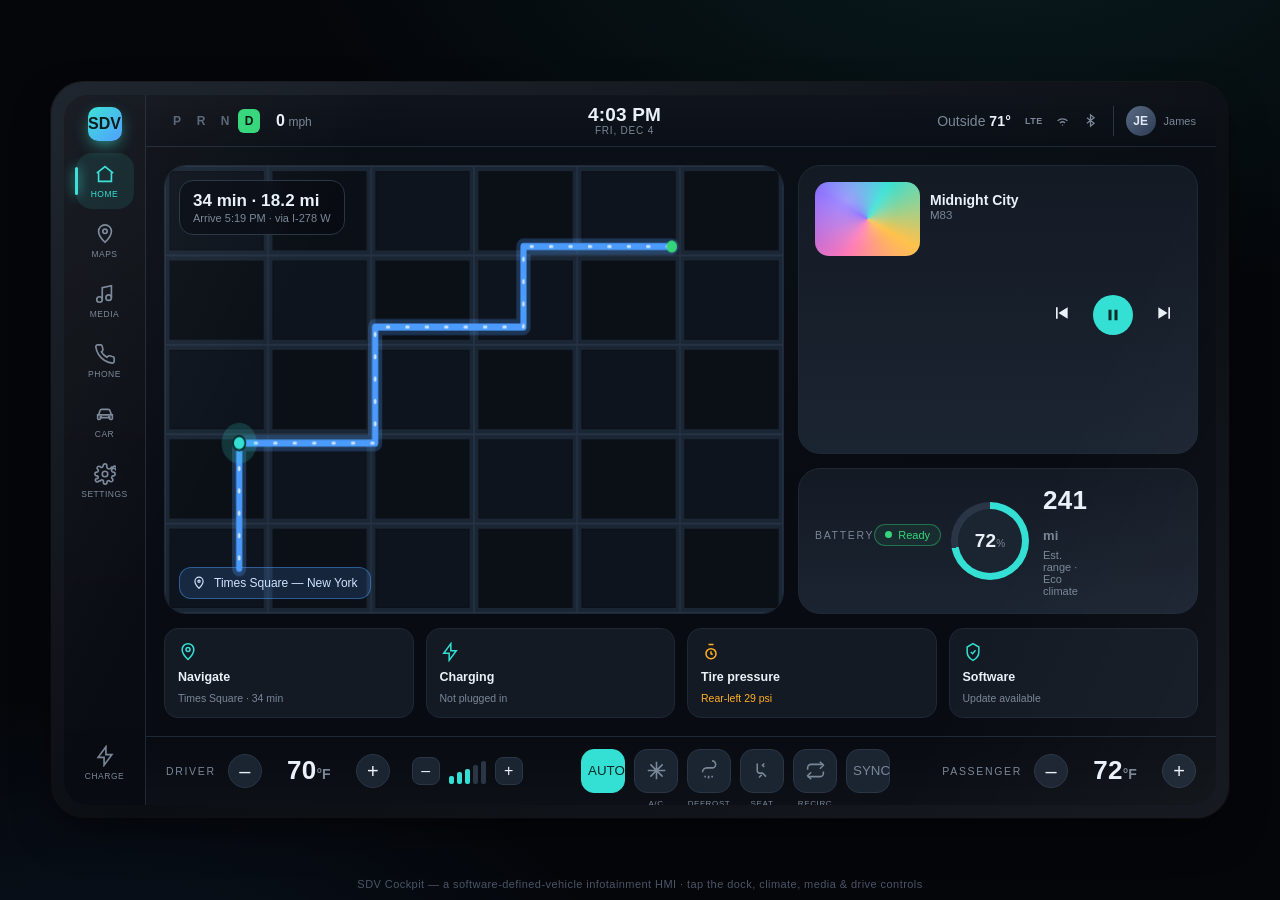
<file: infotainment/index.html>
<!doctype html>
<html lang="en">
<head>
<meta charset="utf-8" />
<meta name="viewport" content="width=device-width, initial-scale=1, viewport-fit=cover" />
<title>SDV Cockpit — In-Car Infotainment HMI</title>
<style>
/* ============================================================
   SDV Cockpit — Software-Defined Vehicle Infotainment HMI
   Committed dark single-theme (an in-car display is never light-mode).
   ============================================================ */
:root{
  --ground:#080B11; --ground-2:#0C1119;
  --panel:#131A24; --panel-2:#1B2431; --panel-3:#232E3D;
  --line:#2A3646; --line-soft:#1E2836;
  --ink:#EAF1F8; --muted:#7A8798; --muted-2:#586475;
  --accent:#34E0D4; --accent-ink:#062B29;
  --nav:#4B9BFF; --good:#35D67A; --warn:#FFB020; --energy:#FFC24B; --crit:#FF5C5C;
  --font:"SF Pro Display",-apple-system,BlinkMacSystemFont,"Segoe UI",Roboto,"Helvetica Neue",Arial,system-ui,sans-serif;
  --shadow:0 18px 50px -18px rgba(0,0,0,.75);
  --r:22px; --r-sm:14px;
}
*{box-sizing:border-box}
html,body{height:100%}
body{
  margin:0; font-family:var(--font); color:var(--ink);
  background:
    radial-gradient(1200px 700px at 78% -12%, rgba(52,224,212,.10), transparent 60%),
    radial-gradient(900px 620px at 8% 118%, rgba(75,155,255,.10), transparent 60%),
    #04060A;
  display:flex; align-items:center; justify-content:center;
  min-height:100dvh; padding:min(4vmin,34px);
  -webkit-font-smoothing:antialiased; text-rendering:optimizeLegibility;
}
button{font-family:inherit; color:inherit; cursor:pointer; border:0; background:none}
.tnum{font-variant-numeric:tabular-nums; letter-spacing:.01em}
.lbl{font-size:10.5px; letter-spacing:.16em; text-transform:uppercase; color:var(--muted)}

/* ---- The physical display: bezel + glass ---- */
.bezel{
  width:min(1180px,100%); aspect-ratio:16/10; position:relative;
  border-radius:34px; padding:14px;
  background:linear-gradient(150deg,#20262F,#0B0E13 55%,#171B21);
  box-shadow:
    var(--shadow),
    inset 0 1px 0 rgba(255,255,255,.06),
    inset 0 0 0 1px rgba(0,0,0,.6);
}
.bezel::after{ /* screen glass sheen */
  content:""; position:absolute; inset:14px; border-radius:24px; pointer-events:none; z-index:6;
  background:linear-gradient(115deg,rgba(255,255,255,.05),transparent 22%,transparent 78%,rgba(255,255,255,.03));
  mix-blend-mode:screen;
}
.screen{
  position:absolute; inset:14px; border-radius:24px; overflow:hidden;
  background:radial-gradient(140% 120% at 50% -10%, var(--ground-2), var(--ground) 60%);
  display:grid; grid-template-columns:82px 1fr; grid-template-rows:52px 1fr auto;
  grid-template-areas:"dock status" "dock canvas" "dock climate";
}

/* ---- Left app dock ---- */
.dock{grid-area:dock; background:linear-gradient(180deg,rgba(255,255,255,.02),transparent);
  border-right:1px solid var(--line-soft); display:flex; flex-direction:column; align-items:center;
  padding:12px 0 14px; gap:4px}
.dock .brand{width:34px;height:34px;border-radius:10px;display:grid;place-items:center;margin-bottom:8px;
  background:linear-gradient(135deg,var(--accent),var(--nav)); color:#04120F; font-weight:800; box-shadow:0 6px 18px -6px var(--accent)}
.dock .spring{margin-top:auto}
.napp{width:58px;height:56px;border-radius:16px;display:flex;flex-direction:column;align-items:center;
  justify-content:center;gap:4px;color:var(--muted);transition:.18s;position:relative}
.napp svg{width:22px;height:22px}
.napp small{font-size:8.5px;letter-spacing:.06em;text-transform:uppercase}
.napp:hover{color:var(--ink);background:rgba(255,255,255,.04)}
.napp.on{color:var(--accent);background:rgba(52,224,212,.10)}
.napp.on::before{content:"";position:absolute;left:-1px;top:14px;bottom:14px;width:3px;border-radius:3px;background:var(--accent);box-shadow:0 0 12px var(--accent)}

/* ---- Status strip ---- */
.status{grid-area:status;display:flex;align-items:center;gap:14px;padding:0 20px;
  border-bottom:1px solid var(--line-soft);background:linear-gradient(180deg,rgba(255,255,255,.02),transparent)}
.gear{display:flex;align-items:center;gap:2px}
.gear b{width:22px;height:24px;border-radius:6px;display:grid;place-items:center;font-size:12px;font-weight:700;color:var(--muted-2)}
.gear b.on{color:var(--ground);background:var(--accent)}
.gear b.on.d{background:var(--good);color:#04140A}
.status .mini-speed{margin-left:2px;color:var(--muted);font-size:12px}
.status .mini-speed b{color:var(--ink);font-size:16px;font-weight:600}
.clock{margin:0 auto;text-align:center;line-height:1}
.clock .t{font-size:19px;font-weight:600}
.clock .d{font-size:10px;color:var(--muted);letter-spacing:.08em;margin-top:2px}
.status .right{display:flex;align-items:center;gap:14px}
.status .otemp{font-size:14px;color:var(--muted)}
.status .otemp b{color:var(--ink);font-weight:600}
.icns{display:flex;align-items:center;gap:11px;color:var(--muted)}
.icns svg{width:17px;height:17px;display:block}
.icns .lte{font-size:9px;font-weight:700;letter-spacing:.05em}
.prof{display:flex;align-items:center;gap:8px;padding-left:12px;border-left:1px solid var(--line)}
.avatar{width:30px;height:30px;border-radius:50%;background:linear-gradient(135deg,#5A6B85,#2C3A52);
  display:grid;place-items:center;font-size:12px;font-weight:700;color:#DDE7F5}
.prof small{font-size:11px;color:var(--muted)}

/* ---- Canvas ---- */
.canvas{grid-area:canvas;position:relative;overflow:hidden}
.view{position:absolute;inset:0;padding:18px;display:none;animation:vin .32s ease}
.view.on{display:block}
@keyframes vin{from{opacity:0;transform:translateY(8px)}to{opacity:1;transform:none}}

/* generic cards */
.card{background:linear-gradient(180deg,var(--panel),var(--panel-2));border:1px solid var(--line-soft);
  border-radius:var(--r);position:relative}
.pad{padding:16px}
.h{display:flex;align-items:center;justify-content:space-between;margin-bottom:12px}
.h .lbl{margin:0}
.chip{font-size:11px;padding:4px 10px;border-radius:999px;border:1px solid var(--line);color:var(--muted);display:inline-flex;gap:6px;align-items:center}
.chip.ok{color:var(--good);border-color:rgba(53,214,122,.4);background:rgba(53,214,122,.08)}
.dotpulse{width:7px;height:7px;border-radius:50%;background:var(--good);box-shadow:0 0 0 0 rgba(53,214,122,.6);animation:pulse 2s infinite}
@keyframes pulse{0%{box-shadow:0 0 0 0 rgba(53,214,122,.5)}70%{box-shadow:0 0 0 7px rgba(53,214,122,0)}100%{box-shadow:0 0 0 0 rgba(53,214,122,0)}}

/* ===== HOME ===== */
#home .grid{display:grid;grid-template-columns:1.55fr 1fr;grid-template-rows:1fr auto;gap:14px;height:100%}
.map{grid-row:1/3;border-radius:var(--r);overflow:hidden;position:relative;border:1px solid var(--line-soft);cursor:pointer}
.map .over{position:absolute;inset:0;display:flex;flex-direction:column;justify-content:space-between;padding:14px}
.map .eta{align-self:flex-start;background:rgba(8,11,17,.72);backdrop-filter:blur(8px);border:1px solid var(--line);
  border-radius:14px;padding:10px 13px}
.map .eta .big{font-size:17px;font-weight:600}
.map .eta .sub{font-size:11px;color:var(--muted);margin-top:1px}
.map .dest{align-self:flex-start;background:rgba(75,155,255,.16);border:1px solid rgba(75,155,255,.45);color:#CFE3FF;
  border-radius:12px;padding:8px 12px;font-size:12px;display:flex;gap:8px;align-items:center}
/* Google Maps live layer — sits under the HUD overlays, shown once the API loads */
.gmap{position:absolute;inset:0;display:none;background:#0B1017}
.gm-on .mapcanvas{display:none!important}
.gm-on .gmap{display:block}
.map .over,.searchbar,.turnstrip{z-index:3}
.map .gmap,.bigmap .gmap{z-index:1}
.gm-style .gm-style-iw,.gmnoprint{filter:none}
.livebadge{align-self:flex-end;display:none;align-items:center;gap:7px;background:rgba(8,11,17,.72);
  backdrop-filter:blur(8px);border:1px solid var(--line);border-radius:999px;padding:5px 11px;font-size:10.5px;
  letter-spacing:.12em;text-transform:uppercase;color:var(--good)}
.gm-on .livebadge{display:inline-flex}
.livebadge .dotpulse{background:var(--good)}
.nowcard{display:flex;flex-direction:column}
.nowcard .art{height:74px;border-radius:14px;background:
  conic-gradient(from 210deg,#FF7AB6,#7A5CFF,#34E0D4,#FFC24B,#FF7AB6);position:relative;overflow:hidden;flex:none}
.nowcard .art::after{content:"";position:absolute;inset:0;background:radial-gradient(circle at 30% 25%,rgba(255,255,255,.32),transparent 55%)}
.nowcard .meta{margin-top:10px}
.nowcard .ttl{font-size:14px;font-weight:600;white-space:nowrap;overflow:hidden;text-overflow:ellipsis}
.nowcard .art-artist{font-size:11.5px;color:var(--muted);margin-top:1px}
.mini-ctrl{display:flex;align-items:center;justify-content:center;gap:16px;margin-top:10px;color:var(--ink)}
.mini-ctrl button svg{width:20px;height:20px}
.mini-ctrl .play{width:40px;height:40px;border-radius:50%;background:var(--accent);color:var(--accent-ink);display:grid;place-items:center}
.mini-ctrl .play svg{width:18px;height:18px}
.evsum{display:flex;flex-direction:column;gap:12px}
.evtop{display:flex;align-items:center;gap:14px}
.ring{--p:72;width:78px;height:78px;border-radius:50%;flex:none;display:grid;place-items:center;
  background:conic-gradient(var(--accent) calc(var(--p)*1%),var(--line) 0);position:relative}
.ring::before{content:"";position:absolute;inset:7px;border-radius:50%;background:var(--panel-2)}
.ring b{position:relative;font-size:19px;font-weight:600}
.ring b i{font-size:10px;color:var(--muted);font-style:normal;font-weight:500}
.evtop .rng .big{font-size:26px;font-weight:600}
.evtop .rng .big i{font-size:13px;color:var(--muted);font-style:normal}
.evtop .rng .sub{font-size:11px;color:var(--muted);margin-top:2px}
.tiles{grid-column:1/3;display:grid;grid-template-columns:repeat(4,1fr);gap:12px}
.tile{background:var(--panel);border:1px solid var(--line-soft);border-radius:var(--r-sm);padding:13px;
  display:flex;flex-direction:column;gap:8px;transition:.16s;text-align:left}
.tile:hover{border-color:var(--line);transform:translateY(-2px)}
.tile svg{width:20px;height:20px;color:var(--accent)}
.tile .tn{font-size:12.5px;font-weight:600}
.tile .ts{font-size:10.5px;color:var(--muted)}
.tile.warn svg{color:var(--warn)} .tile.warn .ts{color:var(--warn)}

/* ===== NAV ===== */
#nav .wrap{display:grid;grid-template-columns:1fr 320px;gap:14px;height:100%}
.bigmap{border-radius:var(--r);overflow:hidden;position:relative;border:1px solid var(--line-soft)}
.searchbar{position:absolute;top:14px;left:14px;right:14px;display:flex;gap:10px;align-items:center;
  background:rgba(8,11,17,.72);backdrop-filter:blur(10px);border:1px solid var(--line);border-radius:14px;padding:11px 14px}
.searchbar svg{width:16px;height:16px;color:var(--muted)}
.searchbar span{font-size:13px;color:var(--muted)}
.turnstrip{position:absolute;left:14px;bottom:14px;background:rgba(75,155,255,.16);border:1px solid rgba(75,155,255,.45);
  border-radius:16px;padding:12px 16px;display:flex;gap:14px;align-items:center;backdrop-filter:blur(8px)}
.turnstrip .arw{width:34px;height:34px;border-radius:10px;background:var(--nav);display:grid;place-items:center;color:#04101F}
.turnstrip .arw svg{width:20px;height:20px}
.turnstrip .big{font-size:18px;font-weight:600}
.turnstrip .sub{font-size:11.5px;color:#AFC7EA}
.route-panel{display:flex;flex-direction:column;gap:12px}
.stop{display:flex;gap:12px;align-items:flex-start;padding:12px 0;border-bottom:1px solid var(--line-soft)}
.stop:last-child{border-bottom:0}
.stop .pin{width:26px;height:26px;border-radius:8px;background:var(--panel-3);display:grid;place-items:center;color:var(--nav);flex:none}
.stop .pin svg{width:15px;height:15px}
.stop .sn{font-size:13px;font-weight:600}
.stop .ss{font-size:11px;color:var(--muted);margin-top:2px}
.stop .dist{margin-left:auto;font-size:12px;color:var(--muted);white-space:nowrap}

/* ===== MEDIA ===== */
#media .wrap{display:grid;grid-template-columns:300px 1fr;gap:16px;height:100%}
.player{display:flex;flex-direction:column;gap:16px}
.bigart{aspect-ratio:1;border-radius:var(--r);position:relative;overflow:hidden;
  background:conic-gradient(from 200deg,#FF7AB6,#7A5CFF,#34E0D4,#FFC24B,#FF7AB6)}
.bigart::after{content:"";position:absolute;inset:0;background:radial-gradient(circle at 32% 22%,rgba(255,255,255,.35),transparent 55%)}
.bigart .eq{position:absolute;left:0;right:0;bottom:0;height:40px;display:flex;align-items:flex-end;gap:3px;padding:0 14px;opacity:.9}
.bigart .eq i{flex:1;background:rgba(255,255,255,.75);border-radius:2px 2px 0 0;height:20%;animation:eq 1.1s ease-in-out infinite}
@keyframes eq{0%,100%{height:18%}50%{height:85%}}
.trk .tt{font-size:20px;font-weight:600}
.trk .ta{font-size:13px;color:var(--muted);margin-top:2px}
.scrub{margin-top:6px}
.bar{height:5px;border-radius:5px;background:var(--line);position:relative;overflow:hidden}
.bar>i{position:absolute;inset:0 auto 0 0;width:38%;background:var(--accent);border-radius:5px}
.times{display:flex;justify-content:space-between;font-size:10.5px;color:var(--muted);margin-top:6px}
.ctrl{display:flex;align-items:center;justify-content:space-between}
.ctrl button svg{width:24px;height:24px}
.ctrl .play{width:56px;height:56px;border-radius:50%;background:var(--accent);color:var(--accent-ink);display:grid;place-items:center}
.ctrl .play svg{width:24px;height:24px}
.ctrl .sm{color:var(--muted)} .ctrl .sm.on{color:var(--accent)}
.sources{display:flex;gap:8px;flex-wrap:wrap;margin-bottom:12px}
.src{padding:8px 14px;border-radius:999px;border:1px solid var(--line);font-size:12px;color:var(--muted);display:flex;gap:7px;align-items:center}
.src svg{width:14px;height:14px}
.src.on{color:var(--accent-ink);background:var(--accent);border-color:var(--accent)}
.queue{overflow:auto}
.qrow{display:flex;align-items:center;gap:12px;padding:11px 8px;border-radius:12px;transition:.14s}
.qrow:hover{background:rgba(255,255,255,.03)}
.qrow.on{background:rgba(52,224,212,.08)}
.qrow .qart{width:38px;height:38px;border-radius:9px;flex:none;background:linear-gradient(135deg,#3A4A63,#222E40)}
.qrow.on .qart{background:linear-gradient(135deg,var(--accent),var(--nav))}
.qrow .qn{font-size:13px;font-weight:600} .qrow.on .qn{color:var(--accent)}
.qrow .qa{font-size:11px;color:var(--muted)}
.qrow .qd{margin-left:auto;font-size:11px;color:var(--muted);font-variant-numeric:tabular-nums}

/* ===== VEHICLE (EV + SDV/OTA) ===== */
#veh .grid{display:grid;grid-template-columns:1.2fr 1fr 1fr;grid-template-rows:auto 1fr;gap:14px;height:100%}
.carstage{grid-row:1/3;display:flex;flex-direction:column}
.carwrap{flex:1;position:relative;display:grid;place-items:center;margin:6px 0 10px}
.carwrap svg{width:82%;max-width:280px;filter:drop-shadow(0 14px 30px rgba(52,224,212,.14))}
.doorpin{position:absolute;width:20px;height:20px;border-radius:50%;border:2px solid var(--panel);
  display:grid;place-items:center;background:var(--good);box-shadow:0 0 0 3px rgba(53,214,122,.18)}
.doorpin.open{background:var(--warn);box-shadow:0 0 0 3px rgba(255,176,32,.22)}
.drvmodes{display:flex;gap:8px}
.mode{flex:1;padding:10px;border-radius:12px;border:1px solid var(--line);text-align:center;font-size:12px;color:var(--muted)}
.mode.on{color:var(--accent-ink);background:var(--accent);border-color:var(--accent);font-weight:600}
.statrow{display:flex;align-items:center;gap:12px;padding:12px 0;border-bottom:1px solid var(--line-soft)}
.statrow:last-child{border-bottom:0}
.statrow .si{width:34px;height:34px;border-radius:10px;background:var(--panel-3);display:grid;place-items:center;color:var(--accent);flex:none}
.statrow .si svg{width:18px;height:18px}
.statrow .sv{margin-left:auto;font-size:15px;font-weight:600;font-variant-numeric:tabular-nums}
.statrow .sl{font-size:12px;color:var(--muted)}
.tpms{display:grid;grid-template-columns:1fr 1fr;gap:10px}
.tp{background:var(--panel);border:1px solid var(--line-soft);border-radius:12px;padding:10px;text-align:center}
.tp .v{font-size:17px;font-weight:600;font-variant-numeric:tabular-nums}
.tp .u{font-size:9.5px;color:var(--muted);letter-spacing:.1em;text-transform:uppercase}
.tp.low{border-color:rgba(255,176,32,.5)} .tp.low .v{color:var(--warn)}
/* OTA */
.ota .rowh{display:flex;align-items:center;gap:12px;margin-bottom:12px}
.ota .ver{margin-left:auto;font-size:11px;color:var(--muted);font-variant-numeric:tabular-nums}
.ota .relname{font-size:14px;font-weight:600}
.ota .note{font-size:11.5px;color:var(--muted);line-height:1.5;margin:2px 0 14px}
.ota .comp{display:flex;justify-content:space-between;font-size:11px;color:var(--muted);padding:6px 0;border-bottom:1px solid var(--line-soft)}
.ota .comp b{color:var(--ink);font-weight:500}
.ota .comp .st{color:var(--good)}
.installbar{height:8px;border-radius:8px;background:var(--line);overflow:hidden;margin:14px 0 8px}
.installbar>i{display:block;height:100%;width:0;background:linear-gradient(90deg,var(--accent),var(--nav));transition:width .4s}
.btn{width:100%;padding:13px;border-radius:14px;background:var(--accent);color:var(--accent-ink);font-weight:700;font-size:14px;transition:.16s}
.btn:hover{filter:brightness(1.08)}
.btn.ghost{background:transparent;border:1px solid var(--line);color:var(--ink);font-weight:600}
.btn[disabled]{opacity:.5;cursor:default}

/* ===== PHONE ===== */
#phone .wrap{display:grid;grid-template-columns:1fr 300px;gap:16px;height:100%}
.calls .crow{display:flex;align-items:center;gap:13px;padding:12px 6px;border-bottom:1px solid var(--line-soft)}
.calls .crow .av{width:40px;height:40px;border-radius:50%;background:linear-gradient(135deg,#4A5A73,#28344A);display:grid;place-items:center;font-weight:700;font-size:14px;flex:none}
.calls .cn{font-size:14px;font-weight:600}
.calls .cs{font-size:11.5px;color:var(--muted);display:flex;gap:6px;align-items:center;margin-top:1px}
.calls .cs svg{width:12px;height:12px}
.calls .cs.miss{color:var(--crit)}
.calls .ct{margin-left:auto;font-size:11px;color:var(--muted)}
.calls .callbtn{width:34px;height:34px;border-radius:50%;background:rgba(53,214,122,.14);color:var(--good);display:grid;place-items:center;margin-left:10px}
.calls .callbtn svg{width:16px;height:16px}
.dial{display:flex;flex-direction:column}
.dialout{text-align:center;font-size:26px;font-weight:500;letter-spacing:.06em;min-height:34px;margin-bottom:12px;font-variant-numeric:tabular-nums}
.pad{display:grid;grid-template-columns:repeat(3,1fr);gap:10px}
.key{aspect-ratio:1.5;border-radius:14px;background:var(--panel);border:1px solid var(--line-soft);font-size:20px;font-weight:500;transition:.12s}
.key:hover{background:var(--panel-3)}
.key small{display:block;font-size:8px;letter-spacing:.14em;color:var(--muted);margin-top:1px}
.dialcall{margin-top:12px;padding:14px;border-radius:16px;background:var(--good);color:#052012;font-weight:700;display:grid;place-items:center}

/* ===== SETTINGS ===== */
#set .cols{display:grid;grid-template-columns:1fr 1fr;gap:14px;height:100%;align-content:start}
.setgrp .srow{display:flex;align-items:center;gap:13px;padding:14px 0;border-bottom:1px solid var(--line-soft)}
.setgrp .srow:last-child{border-bottom:0}
.setgrp .si{width:32px;height:32px;border-radius:9px;background:var(--panel-3);display:grid;place-items:center;color:var(--accent);flex:none}
.setgrp .si svg{width:17px;height:17px}
.setgrp .sn{font-size:13.5px;font-weight:600}
.setgrp .sd{font-size:11px;color:var(--muted);margin-top:1px}
.setgrp .ctl{margin-left:auto}
.toggle{width:46px;height:27px;border-radius:999px;background:var(--line);position:relative;transition:.2s;flex:none}
.toggle i{position:absolute;top:3px;left:3px;width:21px;height:21px;border-radius:50%;background:#fff;transition:.2s}
.toggle.on{background:var(--accent)} .toggle.on i{left:22px}
.seg{display:flex;border:1px solid var(--line);border-radius:10px;overflow:hidden}
.seg button{padding:7px 12px;font-size:12px;color:var(--muted)}
.seg button.on{background:var(--accent);color:var(--accent-ink);font-weight:600}

/* ---- Climate dock ---- */
.climate{grid-area:climate;border-top:1px solid var(--line-soft);
  background:linear-gradient(0deg,rgba(255,255,255,.02),transparent);
  display:flex;align-items:center;gap:16px;padding:12px 20px}
.zone{display:flex;align-items:center;gap:12px}
.zone .lbl{margin:0}
.tempctl{display:flex;align-items:center;gap:10px}
.tempctl button{width:34px;height:34px;border-radius:50%;background:var(--panel-2);border:1px solid var(--line);
  display:grid;place-items:center;font-size:20px;color:var(--ink);line-height:0}
.tempctl button:hover{background:var(--panel-3)}
.tempctl .tval{font-size:26px;font-weight:600;min-width:74px;text-align:center;font-variant-numeric:tabular-nums}
.tempctl .tval i{font-size:14px;color:var(--muted);font-style:normal}
.cspacer{flex:1}
.cbtns{display:flex;gap:9px}
.cbtn{width:44px;height:44px;border-radius:13px;background:var(--panel-2);border:1px solid var(--line);
  display:grid;place-items:center;color:var(--muted);transition:.15s;position:relative}
.cbtn svg{width:21px;height:21px}
.cbtn:hover{color:var(--ink);background:var(--panel-3)}
.cbtn.on{color:var(--accent-ink);background:var(--accent);border-color:var(--accent)}
.cbtn small{position:absolute;bottom:-16px;left:50%;transform:translateX(-50%);font-size:8px;letter-spacing:.08em;
  text-transform:uppercase;color:var(--muted);white-space:nowrap}
.fan{display:flex;align-items:center;gap:9px;padding:0 6px}
.fan .bars{display:flex;gap:3px;align-items:flex-end;height:26px}
.fan .bars i{width:5px;border-radius:2px;background:var(--line);height:30%}
.fan .bars i.on{background:var(--accent)}
.fan button{width:28px;height:28px;border-radius:8px;background:var(--panel-2);border:1px solid var(--line);display:grid;place-items:center;font-size:16px;color:var(--ink);line-height:0}

.hint{position:fixed;bottom:10px;left:50%;transform:translateX(-50%);font-size:11px;color:#4A5567;letter-spacing:.04em}
@media (prefers-reduced-motion:reduce){*{animation:none!important;transition:none!important}}
@media (max-width:640px){.dock small,.napp small{display:none}.tiles{grid-template-columns:repeat(2,1fr)}}
</style>
</head>
<body>
<main class="bezel" role="application" aria-label="Vehicle infotainment display">
  <div class="screen">

    <!-- ============ DOCK ============ -->
    <nav class="dock" aria-label="Apps">
      <div class="brand" title="Software-Defined Vehicle">SDV</div>
      <button class="napp on" data-view="home"><svg viewBox="0 0 24 24" fill="none" stroke="currentColor" stroke-width="1.8"><path d="M3 11l9-7 9 7"/><path d="M5 10v10h14V10"/></svg><small>Home</small></button>
      <button class="napp" data-view="nav"><svg viewBox="0 0 24 24" fill="none" stroke="currentColor" stroke-width="1.8"><path d="M12 21s7-6.5 7-12a7 7 0 10-14 0c0 5.5 7 12 7 12z"/><circle cx="12" cy="9" r="2.4"/></svg><small>Maps</small></button>
      <button class="napp" data-view="media"><svg viewBox="0 0 24 24" fill="none" stroke="currentColor" stroke-width="1.8"><path d="M9 18V5l10-2v13"/><circle cx="6" cy="18" r="3"/><circle cx="16" cy="16" r="3"/></svg><small>Media</small></button>
      <button class="napp" data-view="phone"><svg viewBox="0 0 24 24" fill="none" stroke="currentColor" stroke-width="1.8"><path d="M22 16.9v3a2 2 0 01-2.2 2 19.8 19.8 0 01-8.6-3.1 19.5 19.5 0 01-6-6A19.8 19.8 0 012 4.2 2 2 0 014 2h3a2 2 0 012 1.7c.1.9.4 1.8.7 2.7a2 2 0 01-.5 2.1L8.1 9.6a16 16 0 006 6l1.1-1.1a2 2 0 012.1-.5c.9.3 1.8.6 2.7.7A2 2 0 0122 16.9z"/></svg><small>Phone</small></button>
      <button class="napp" data-view="veh"><svg viewBox="0 0 24 24" fill="none" stroke="currentColor" stroke-width="1.8"><path d="M5 13l1.5-4.5A2 2 0 018.4 7h7.2a2 2 0 011.9 1.5L19 13"/><path d="M4 13h16v4a1 1 0 01-1 1h-1a1 1 0 01-1-1v-1H7v1a1 1 0 01-1 1H5a1 1 0 01-1-1z"/><circle cx="7.5" cy="15.5" r="0.6"/><circle cx="16.5" cy="15.5" r="0.6"/></svg><small>Car</small></button>
      <button class="napp" data-view="set"><svg viewBox="0 0 24 24" fill="none" stroke="currentColor" stroke-width="1.8"><circle cx="12" cy="12" r="3"/><path d="M19.4 15a1.6 1.6 0 00.3 1.8l.1.1a2 2 0 11-2.8 2.8l-.1-.1a1.6 1.6 0 00-2.7 1.1V21a2 2 0 01-4 0v-.1A1.6 1.6 0 007 19.4a1.6 1.6 0 00-1.8.3l-.1.1a2 2 0 11-2.8-2.8l.1-.1A1.6 1.6 0 004.6 15a1.6 1.6 0 00-1.5-1H3a2 2 0 010-4h.1A1.6 1.6 0 004.6 9a1.6 1.6 0 00-.3-1.8l-.1-.1a2 2 0 112.8-2.8l.1.1A1.6 1.6 0 009 4.6a1.6 1.6 0 001-1.5V3a2 2 0 014 0v.1A1.6 1.6 0 0019 4.6a1.6 1.6 0 001.8-.3l.1-.1a2 2 0 112.8 2.8l-.1.1A1.6 1.6 0 0019.4 9v0a1.6 1.6 0 001.5 1H21a2 2 0 010 4h-.1a1.6 1.6 0 00-1.5 1z"/></svg><small>Settings</small></button>
      <div class="spring"></div>
      <button class="napp" data-view="veh" title="Charging"><svg viewBox="0 0 24 24" fill="none" stroke="currentColor" stroke-width="1.8"><path d="M13 2L4.5 13.5H11L11 22 19.5 10.5H13z"/></svg><small>Charge</small></button>
    </nav>

    <!-- ============ STATUS STRIP ============ -->
    <header class="status">
      <div class="gear" aria-label="Drive selector">
        <b>P</b><b>R</b><b>N</b><b class="on d">D</b>
      </div>
      <div class="mini-speed"><b class="tnum" id="spd">0</b> mph</div>
      <div class="clock">
        <div class="t tnum" id="clk">—:—</div>
        <div class="d" id="date">—</div>
      </div>
      <div class="right">
        <div class="otemp">Outside <b class="tnum">71°</b></div>
        <div class="icns">
          <span class="lte">LTE</span>
          <svg viewBox="0 0 24 24" fill="none" stroke="currentColor" stroke-width="1.8"><path d="M5 12.5a10 10 0 0114 0"/><path d="M8.5 15.5a5 5 0 017 0"/><circle cx="12" cy="18.5" r="1" fill="currentColor" stroke="none"/></svg>
          <svg viewBox="0 0 24 24" fill="none" stroke="currentColor" stroke-width="1.8"><path d="M7 8l10 8-5 4V4l5 4-10 8"/></svg>
        </div>
        <div class="prof">
          <div class="avatar">JE</div>
          <small>James</small>
        </div>
      </div>
    </header>

    <!-- ============ CANVAS ============ -->
    <section class="canvas">

      <!-- ===== HOME ===== -->
      <div class="view on" id="home">
        <div class="grid">
          <div class="map" id="homemap">
            <canvas class="mapcanvas" width="700" height="440" style="width:100%;height:100%;display:block"></canvas>
            <div class="gmap" data-gmap="home"></div>
            <div class="over">
              <div class="eta">
                <div class="big"><span id="h-eta">34 min</span> · <span class="tnum" id="h-dist">18.2</span> mi</div>
                <div class="sub" id="h-sub">Arrive 5:19 PM · via I-278 W</div>
              </div>
              <div class="livebadge"><span class="dotpulse"></span>Live traffic</div>
              <div class="dest">
                <svg viewBox="0 0 24 24" width="14" height="14" fill="none" stroke="currentColor" stroke-width="2"><path d="M12 21s7-6.5 7-12a7 7 0 10-14 0c0 5.5 7 12 7 12z"/><circle cx="12" cy="9" r="2"/></svg>
                Times Square — New York
              </div>
            </div>
          </div>

          <div class="card pad nowcard">
            <div class="art"></div>
            <div class="meta">
              <div class="ttl" id="h-track">Midnight City</div>
              <div class="art-artist" id="h-artist">M83</div>
            </div>
            <div class="mini-ctrl">
              <button data-mact="prev" aria-label="Previous"><svg viewBox="0 0 24 24" fill="currentColor"><path d="M6 5h2v14H6zM20 5v14l-11-7z"/></svg></button>
              <button class="play" data-mact="play" aria-label="Play/Pause"><svg class="i-play" viewBox="0 0 24 24" fill="currentColor"><path d="M8 5v14l11-7z"/></svg></button>
              <button data-mact="next" aria-label="Next"><svg viewBox="0 0 24 24" fill="currentColor"><path d="M16 5h2v14h-2zM4 5l11 7-11 7z"/></svg></button>
            </div>
          </div>

          <div class="card pad evsum">
            <div class="h"><span class="lbl">Battery</span><span class="chip ok"><span class="dotpulse"></span>Ready</span></div>
            <div class="evtop">
              <div class="ring" id="socring" style="--p:72"><b class="tnum" id="soc">72<i>%</i></b></div>
              <div class="rng">
                <div class="big tnum"><span id="rangeval">241</span> <i>mi</i></div>
                <div class="sub">Est. range · Eco climate</div>
              </div>
            </div>
          </div>

          <div class="tiles">
            <button class="tile" data-view="nav"><svg viewBox="0 0 24 24" fill="none" stroke="currentColor" stroke-width="1.8"><path d="M12 21s7-6.5 7-12a7 7 0 10-14 0c0 5.5 7 12 7 12z"/><circle cx="12" cy="9" r="2.4"/></svg><span class="tn">Navigate</span><span class="ts">Times Square · 34 min</span></button>
            <button class="tile" data-view="veh"><svg viewBox="0 0 24 24" fill="none" stroke="currentColor" stroke-width="1.8"><path d="M13 2L4.5 13.5H11L11 22 19.5 10.5H13z"/></svg><span class="tn">Charging</span><span class="ts">Not plugged in</span></button>
            <button class="tile warn" data-view="veh"><svg viewBox="0 0 24 24" fill="none" stroke="currentColor" stroke-width="1.8"><circle cx="12" cy="14" r="6"/><path d="M12 11v3l2 1M9 3h6"/></svg><span class="tn">Tire pressure</span><span class="ts">Rear-left 29 psi</span></button>
            <button class="tile" data-view="veh"><svg viewBox="0 0 24 24" fill="none" stroke="currentColor" stroke-width="1.8"><path d="M12 2l7 4v6c0 5-3 8-7 10-4-2-7-5-7-10V6z"/><path d="M9.5 12l2 2 3.5-4"/></svg><span class="tn">Software</span><span class="ts">Update available</span></button>
          </div>
        </div>
      </div>

      <!-- ===== NAV ===== -->
      <div class="view" id="nav">
        <div class="wrap">
          <div class="bigmap">
            <canvas class="mapcanvas" width="720" height="560" style="width:100%;height:100%;display:block"></canvas>
            <div class="gmap" data-gmap="nav"></div>
            <div class="searchbar">
              <svg viewBox="0 0 24 24" fill="none" stroke="currentColor" stroke-width="2"><circle cx="11" cy="11" r="7"/><path d="M21 21l-4-4"/></svg>
              <span id="nav-search">Times Square, New York, NY</span>
            </div>
            <div class="turnstrip">
              <div class="arw"><svg viewBox="0 0 24 24" fill="none" stroke="currentColor" stroke-width="2.2"><path d="M12 20V7M6 11l6-6 6 6"/></svg></div>
              <div>
                <div class="big"><span class="tnum" id="turn-dist">0.6</span> mi</div>
                <div class="sub" id="turn-instr">Merge onto the Van Wyck Expwy N</div>
              </div>
            </div>
          </div>
          <div class="card pad route-panel">
            <div class="h"><span class="lbl">Route</span><span class="chip" id="route-chip">34 min · 18.2 mi</span></div>
            <div id="route-steps">
              <div class="stop"><div class="pin"><svg viewBox="0 0 24 24" fill="none" stroke="currentColor" stroke-width="2"><circle cx="12" cy="12" r="4"/></svg></div><div><div class="sn">Current location</div><div class="ss">JFK International Airport, Queens</div></div><div class="dist">now</div></div>
              <div class="stop"><div class="pin"><svg viewBox="0 0 24 24" fill="none" stroke="currentColor" stroke-width="2"><path d="M12 20V7M6 11l6-6 6 6"/></svg></div><div><div class="sn">Van Wyck Expwy N</div><div class="ss">I-678 · continue 4.3 mi</div></div><div class="dist">0.6 mi</div></div>
              <div class="stop"><div class="pin"><svg viewBox="0 0 24 24" fill="none" stroke="currentColor" stroke-width="2"><path d="M9 6l6 6-6 6"/></svg></div><div><div class="sn">Midtown Tunnel</div><div class="ss">Take I-495 W into Manhattan</div></div><div class="dist">9.7 mi</div></div>
              <div class="stop"><div class="pin" style="color:var(--good)"><svg viewBox="0 0 24 24" fill="none" stroke="currentColor" stroke-width="2"><path d="M12 21s7-6.5 7-12a7 7 0 10-14 0c0 5.5 7 12 7 12z"/><circle cx="12" cy="9" r="2"/></svg></div><div><div class="sn">Times Square — New York</div><div class="ss">Broadway &amp; W 45th St</div></div><div class="dist">18.2 mi</div></div>
            </div>
          </div>
        </div>
      </div>

      <!-- ===== MEDIA ===== -->
      <div class="view" id="media">
        <div class="wrap">
          <div class="player">
            <div class="bigart"><div class="eq"><i style="animation-delay:0s"></i><i style="animation-delay:.15s"></i><i style="animation-delay:.3s"></i><i style="animation-delay:.1s"></i><i style="animation-delay:.35s"></i><i style="animation-delay:.2s"></i><i style="animation-delay:.05s"></i><i style="animation-delay:.28s"></i><i style="animation-delay:.12s"></i><i style="animation-delay:.4s"></i><i style="animation-delay:.22s"></i><i style="animation-delay:.08s"></i></div></div>
            <div class="trk">
              <div class="tt" id="m-track">Midnight City</div>
              <div class="ta" id="m-artist">M83 · Hurry Up, We're Dreaming</div>
              <div class="scrub"><div class="bar"><i id="m-prog"></i></div><div class="times"><span id="m-cur">1:34</span><span id="m-dur">4:03</span></div></div>
            </div>
            <div class="ctrl">
              <button class="sm" data-mact="shuffle" aria-label="Shuffle"><svg viewBox="0 0 24 24" fill="none" stroke="currentColor" stroke-width="1.8"><path d="M16 3h5v5M4 20L21 3M21 16v5h-5M15 15l6 6M4 4l5 5"/></svg></button>
              <button data-mact="prev" aria-label="Previous"><svg viewBox="0 0 24 24" fill="currentColor"><path d="M6 5h2v14H6zM20 5v14l-11-7z"/></svg></button>
              <button class="play" data-mact="play" aria-label="Play/Pause"><svg class="i-play" viewBox="0 0 24 24" fill="currentColor"><path d="M8 5v14l11-7z"/></svg></button>
              <button data-mact="next" aria-label="Next"><svg viewBox="0 0 24 24" fill="currentColor"><path d="M16 5h2v14h-2zM4 5l11 7-11 7z"/></svg></button>
              <button class="sm" data-mact="repeat" aria-label="Repeat"><svg viewBox="0 0 24 24" fill="none" stroke="currentColor" stroke-width="1.8"><path d="M17 2l4 4-4 4"/><path d="M3 11V9a4 4 0 014-4h14M7 22l-4-4 4-4"/><path d="M21 13v2a4 4 0 01-4 4H3"/></svg></button>
            </div>
          </div>
          <div class="card pad" style="display:flex;flex-direction:column;overflow:hidden">
            <div class="sources">
              <button class="src on"><svg viewBox="0 0 24 24" fill="none" stroke="currentColor" stroke-width="1.8"><path d="M7 8l10 8-5 4V4l5 4-10 8"/></svg>Bluetooth</button>
              <button class="src"><svg viewBox="0 0 24 24" fill="none" stroke="currentColor" stroke-width="1.8"><circle cx="12" cy="12" r="9"/><circle cx="12" cy="12" r="2.5"/></svg>Radio</button>
              <button class="src"><svg viewBox="0 0 24 24" fill="none" stroke="currentColor" stroke-width="1.8"><rect x="9" y="2" width="6" height="10" rx="3"/><path d="M12 12v6M8 20h8"/></svg>USB</button>
              <button class="src"><svg viewBox="0 0 24 24" fill="none" stroke="currentColor" stroke-width="1.8"><path d="M4 5h16v10H4zM8 20h8M12 15v5"/></svg>Podcasts</button>
            </div>
            <div class="lbl" style="margin-bottom:6px">Up next</div>
            <div class="queue" id="queue"></div>
          </div>
        </div>
      </div>

      <!-- ===== PHONE ===== -->
      <div class="view" id="phone">
        <div class="wrap">
          <div class="card pad calls" style="overflow:auto">
            <div class="h"><span class="lbl">Recent calls</span><span class="chip"><span class="dotpulse" style="background:var(--nav);box-shadow:none"></span>iPhone · James</span></div>
            <div class="crow"><div class="av">SM</div><div><div class="cn">Sarah Mitchell</div><div class="cs"><svg viewBox="0 0 24 24" fill="none" stroke="currentColor" stroke-width="2"><path d="M8 14l-4-4 4-4"/><path d="M4 10h9a7 7 0 017 7v0"/></svg>Outgoing · Mobile</div></div><div class="ct">10:24 AM</div><button class="callbtn"><svg viewBox="0 0 24 24" fill="currentColor"><path d="M20 15.5a12 12 0 01-4-.6 1 1 0 00-1 .2l-1.8 1.8a15 15 0 01-6.3-6.3l1.8-1.8a1 1 0 00.2-1 12 12 0 01-.6-4 1 1 0 00-1-1H4a1 1 0 00-1 1A17 17 0 0020 21a1 1 0 001-1v-3.5a1 1 0 00-1-1z"/></svg></button></div>
            <div class="crow"><div class="av">DK</div><div><div class="cn">David Kim</div><div class="cs miss"><svg viewBox="0 0 24 24" fill="none" stroke="currentColor" stroke-width="2"><path d="M4 4l16 16M20 8v8h-8"/></svg>Missed · Work</div></div><div class="ct">Yesterday</div><button class="callbtn"><svg viewBox="0 0 24 24" fill="currentColor"><path d="M20 15.5a12 12 0 01-4-.6 1 1 0 00-1 .2l-1.8 1.8a15 15 0 01-6.3-6.3l1.8-1.8a1 1 0 00.2-1 12 12 0 01-.6-4 1 1 0 00-1-1H4a1 1 0 00-1 1A17 17 0 0020 21a1 1 0 001-1v-3.5a1 1 0 00-1-1z"/></svg></button></div>
            <div class="crow"><div class="av">MG</div><div><div class="cn">Mom</div><div class="cs"><svg viewBox="0 0 24 24" fill="none" stroke="currentColor" stroke-width="2"><path d="M16 14l4-4-4-4"/><path d="M20 10h-9a7 7 0 00-7 7v0"/></svg>Incoming · Mobile</div></div><div class="ct">Yesterday</div><button class="callbtn"><svg viewBox="0 0 24 24" fill="currentColor"><path d="M20 15.5a12 12 0 01-4-.6 1 1 0 00-1 .2l-1.8 1.8a15 15 0 01-6.3-6.3l1.8-1.8a1 1 0 00.2-1 12 12 0 01-.6-4 1 1 0 00-1-1H4a1 1 0 00-1 1A17 17 0 0020 21a1 1 0 001-1v-3.5a1 1 0 00-1-1z"/></svg></button></div>
            <div class="crow"><div class="av">GA</div><div><div class="cn">Garage — Service</div><div class="cs"><svg viewBox="0 0 24 24" fill="none" stroke="currentColor" stroke-width="2"><path d="M8 14l-4-4 4-4"/><path d="M4 10h9a7 7 0 017 7v0"/></svg>Outgoing · Work</div></div><div class="ct">Mon</div><button class="callbtn"><svg viewBox="0 0 24 24" fill="currentColor"><path d="M20 15.5a12 12 0 01-4-.6 1 1 0 00-1 .2l-1.8 1.8a15 15 0 01-6.3-6.3l1.8-1.8a1 1 0 00.2-1 12 12 0 01-.6-4 1 1 0 00-1-1H4a1 1 0 00-1 1A17 17 0 0020 21a1 1 0 001-1v-3.5a1 1 0 00-1-1z"/></svg></button></div>
          </div>
          <div class="card pad dial">
            <div class="dialout" id="dialout"></div>
            <div class="pad" id="keypad"></div>
            <button class="dialcall">Call</button>
          </div>
        </div>
      </div>

      <!-- ===== VEHICLE (EV + SDV/OTA) ===== -->
      <div class="view" id="veh">
        <div class="grid">
          <div class="card pad carstage">
            <div class="h"><span class="lbl">Vehicle status</span><span class="chip ok"><span class="dotpulse"></span>Locked · Parked</span></div>
            <div class="carwrap">
              <svg viewBox="0 0 240 130" fill="none" stroke="var(--accent)" stroke-width="2" aria-label="Top view of vehicle">
                <rect x="40" y="20" width="160" height="90" rx="34"/>
                <path d="M62 24c8-6 108-6 116 0M62 106c8 6 108 6 116 0"/>
                <rect x="72" y="40" width="96" height="50" rx="18" stroke-opacity=".45"/>
                <line x1="120" y1="40" x2="120" y2="90" stroke-opacity=".35"/>
              </svg>
              <div class="doorpin" style="top:30%;left:30%" title="Front-left door: closed"></div>
              <div class="doorpin" style="top:30%;right:30%" title="Front-right door: closed"></div>
              <div class="doorpin open" style="bottom:26%;left:30%" title="Rear-left door: ajar"></div>
              <div class="doorpin" style="bottom:26%;right:30%" title="Trunk: closed"></div>
            </div>
            <div class="lbl" style="margin-bottom:8px">Drive mode</div>
            <div class="drvmodes" id="drvmodes">
              <button class="mode">Chill</button>
              <button class="mode on">Standard</button>
              <button class="mode">Sport</button>
              <button class="mode">Off-road</button>
            </div>
          </div>

          <div class="card pad">
            <div class="h"><span class="lbl">Energy &amp; range</span></div>
            <div class="statrow"><div class="si"><svg viewBox="0 0 24 24" fill="none" stroke="currentColor" stroke-width="1.8"><rect x="3" y="8" width="16" height="9" rx="2"/><path d="M19 11h2v3h-2"/><rect x="5.5" y="10.5" width="9" height="4"/></svg></div><div><div class="sn" style="font-size:13px;font-weight:600">State of charge</div><div class="sl">72% · 68.4 kWh usable</div></div><div class="sv tnum" style="color:var(--good)">72%</div></div>
            <div class="statrow"><div class="si"><svg viewBox="0 0 24 24" fill="none" stroke="currentColor" stroke-width="1.8"><path d="M12 3v18M5 10l7-7 7 7"/></svg></div><div><div class="sn" style="font-size:13px;font-weight:600">Est. range</div><div class="sl">EPA 316 mi · Eco climate</div></div><div class="sv tnum">241 mi</div></div>
            <div class="statrow"><div class="si"><svg viewBox="0 0 24 24" fill="none" stroke="currentColor" stroke-width="1.8"><path d="M13 2L4.5 13.5H11L11 22 19.5 10.5H13z"/></svg></div><div><div class="sn" style="font-size:13px;font-weight:600">Efficiency</div><div class="sl">Last 30 mi average</div></div><div class="sv tnum">247 Wh/mi</div></div>
            <div class="statrow"><div class="si"><svg viewBox="0 0 24 24" fill="none" stroke="currentColor" stroke-width="1.8"><circle cx="12" cy="12" r="9"/><path d="M12 7v5l3 2"/></svg></div><div><div class="sn" style="font-size:13px;font-weight:600">Time to 80%</div><div class="sl">At 250 kW Supercharger</div></div><div class="sv tnum">18 min</div></div>
            <div class="lbl" style="margin:16px 0 10px">Tire pressure</div>
            <div class="tpms">
              <div class="tp"><div class="v tnum">34</div><div class="u">FL · psi</div></div>
              <div class="tp"><div class="v tnum">34</div><div class="u">FR · psi</div></div>
              <div class="tp low"><div class="v tnum">29</div><div class="u">RL · psi</div></div>
              <div class="tp"><div class="v tnum">33</div><div class="u">RR · psi</div></div>
            </div>
          </div>

          <div class="card pad ota">
            <div class="rowh"><span class="lbl">Software</span><span class="ver">v2026.20.4 → 2026.24.1</span></div>
            <div class="relname">Summer Release 2026.24.1</div>
            <div class="note">Adaptive regen tuning, sharper reverse camera, new charging-stop planner, and security patches for the connectivity stack.</div>
            <div class="comp"><span>Vehicle Control · <b>VCU</b></span><span class="st">ready</span></div>
            <div class="comp"><span>Infotainment · <b>IVI</b></span><span class="st">ready</span></div>
            <div class="comp"><span>Driver Assist · <b>ADAS</b></span><span class="st">ready</span></div>
            <div class="comp"><span>Battery Mgmt · <b>BMS</b></span><span class="st">ready</span></div>
            <div class="installbar"><i id="otabar"></i></div>
            <div class="lbl" id="otastat" style="margin-bottom:12px">Downloaded · 412 MB · ready to install</div>
            <button class="btn" id="otabtn">Install now — vehicle is parked</button>
          </div>
        </div>
      </div>

      <!-- ===== SETTINGS ===== -->
      <div class="view" id="set">
        <div class="cols">
          <div class="card pad setgrp">
            <div class="h"><span class="lbl">Vehicle</span></div>
            <div class="srow"><div class="si"><svg viewBox="0 0 24 24" fill="none" stroke="currentColor" stroke-width="1.8"><rect x="5" y="11" width="14" height="10" rx="2"/><path d="M8 11V7a4 4 0 018 0v4"/></svg></div><div><div class="sn">Walk-away lock</div><div class="sd">Lock when phone key leaves</div></div><div class="ctl"><div class="toggle on" data-toggle><i></i></div></div></div>
            <div class="srow"><div class="si"><svg viewBox="0 0 24 24" fill="none" stroke="currentColor" stroke-width="1.8"><path d="M12 3v18M5 10l7-7 7 7"/></svg></div><div><div class="sn">Regenerative braking</div><div class="sd">Standard · one-pedal drive</div></div><div class="ctl"><div class="seg"><button>Low</button><button class="on">Std</button></div></div></div>
            <div class="srow"><div class="si"><svg viewBox="0 0 24 24" fill="none" stroke="currentColor" stroke-width="1.8"><path d="M3 12h4l3 8 4-16 3 8h4"/></svg></div><div><div class="sn">Acceleration alerts</div><div class="sd">Chime on hard launch</div></div><div class="ctl"><div class="toggle" data-toggle><i></i></div></div></div>
            <div class="srow"><div class="si"><svg viewBox="0 0 24 24" fill="none" stroke="currentColor" stroke-width="1.8"><path d="M12 2l7 4v6c0 5-3 8-7 10-4-2-7-5-7-10V6z"/></svg></div><div><div class="sn">Sentry mode</div><div class="sd">Record when parked</div></div><div class="ctl"><div class="toggle on" data-toggle><i></i></div></div></div>
          </div>
          <div class="card pad setgrp">
            <div class="h"><span class="lbl">Display &amp; connectivity</span></div>
            <div class="srow"><div class="si"><svg viewBox="0 0 24 24" fill="none" stroke="currentColor" stroke-width="1.8"><circle cx="12" cy="12" r="4"/><path d="M12 2v3M12 19v3M2 12h3M19 12h3"/></svg></div><div><div class="sn">Display theme</div><div class="sd">Auto dims with headlights</div></div><div class="ctl"><div class="seg"><button>Day</button><button class="on">Auto</button><button>Night</button></div></div></div>
            <div class="srow"><div class="si"><svg viewBox="0 0 24 24" fill="none" stroke="currentColor" stroke-width="1.8"><path d="M7 8l10 8-5 4V4l5 4-10 8"/></svg></div><div><div class="sn">Bluetooth</div><div class="sd">iPhone · James — connected</div></div><div class="ctl"><div class="toggle on" data-toggle><i></i></div></div></div>
            <div class="srow"><div class="si"><svg viewBox="0 0 24 24" fill="none" stroke="currentColor" stroke-width="1.8"><path d="M5 12.5a10 10 0 0114 0"/><path d="M8.5 15.5a5 5 0 017 0"/><circle cx="12" cy="18.5" r="1"/></svg></div><div><div class="sn">Wi-Fi</div><div class="sd">Home_Garage_5G</div></div><div class="ctl"><div class="toggle on" data-toggle><i></i></div></div></div>
            <div class="srow"><div class="si"><svg viewBox="0 0 24 24" fill="none" stroke="currentColor" stroke-width="1.8"><path d="M12 2l7 4v6c0 5-3 8-7 10-4-2-7-5-7-10V6z"/><path d="M9.5 12l2 2 3.5-4"/></svg></div><div><div class="sn">Automatic updates</div><div class="sd">Install overnight while parked</div></div><div class="ctl"><div class="toggle on" data-toggle><i></i></div></div></div>
          </div>
        </div>
      </div>

    </section>

    <!-- ============ CLIMATE DOCK ============ -->
    <footer class="climate" aria-label="Climate controls">
      <div class="zone">
        <span class="lbl">Driver</span>
        <div class="tempctl" data-zone="driver">
          <button data-t="-1" aria-label="Cooler">–</button>
          <span class="tval"><span class="v tnum">70</span><i>°F</i></span>
          <button data-t="1" aria-label="Warmer">+</button>
        </div>
      </div>
      <div class="fan">
        <button data-fan="-1" aria-label="Fan down">–</button>
        <div class="bars" id="fanbars"></div>
        <button data-fan="1" aria-label="Fan up">+</button>
      </div>
      <div class="cspacer"></div>
      <div class="cbtns">
        <button class="cbtn on" data-c title="Auto climate">AUTO</button>
        <button class="cbtn" data-c aria-label="A/C"><svg viewBox="0 0 24 24" fill="none" stroke="currentColor" stroke-width="1.8"><path d="M12 2v20M2 12h20M5 5l14 14M19 5L5 19"/></svg><small>A/C</small></button>
        <button class="cbtn" data-c aria-label="Front defrost"><svg viewBox="0 0 24 24" fill="none" stroke="currentColor" stroke-width="1.8"><path d="M4 14a5 5 0 015-5h6a4 4 0 000-8"/><path d="M7 20v-2M11 21v-3M15 20v-2"/></svg><small>Defrost</small></button>
        <button class="cbtn" data-c aria-label="Driver seat heat"><svg viewBox="0 0 24 24" fill="none" stroke="currentColor" stroke-width="1.8"><path d="M6 4v8a3 3 0 003 3h3l4 4"/><path d="M8 20l3-3M14 8l-2-2 2-2"/></svg><small>Seat</small></button>
        <button class="cbtn" data-c aria-label="Recirculate"><svg viewBox="0 0 24 24" fill="none" stroke="currentColor" stroke-width="1.8"><path d="M17 2l4 4-4 4"/><path d="M3 11V9a4 4 0 014-4h14M7 22l-4-4 4-4"/><path d="M21 13v2a4 4 0 01-4 4H3"/></svg><small>Recirc</small></button>
        <button class="cbtn" data-c title="Sync zones">SYNC</button>
      </div>
      <div class="cspacer"></div>
      <div class="zone">
        <span class="lbl">Passenger</span>
        <div class="tempctl" data-zone="pass">
          <button data-t="-1" aria-label="Cooler">–</button>
          <span class="tval"><span class="v tnum">72</span><i>°F</i></span>
          <button data-t="1" aria-label="Warmer">+</button>
        </div>
      </div>
    </footer>

  </div>
</main>
<div class="hint">SDV Cockpit — a software-defined-vehicle infotainment HMI · tap the dock, climate, media &amp; drive controls</div>

<script>
(function(){
  "use strict";
  var reduce = matchMedia("(prefers-reduced-motion:reduce)").matches;

  /* ---------- App switching ---------- */
  var apps = document.querySelectorAll(".napp");
  var views = document.querySelectorAll(".view");
  function show(id){
    views.forEach(function(v){v.classList.toggle("on", v.id===id);});
    apps.forEach(function(a){a.classList.toggle("on", a.dataset.view===id);});
  }
  document.querySelectorAll("[data-view]").forEach(function(el){
    el.addEventListener("click", function(){ show(el.dataset.view); });
  });

  /* ---------- Clock ---------- */
  var clk=document.getElementById("clk"), dateEl=document.getElementById("date");
  function tick(){
    var d=new Date();
    var h=d.getHours(), m=d.getMinutes(), ap=h>=12?"PM":"AM";
    h=h%12; if(h===0)h=12;
    clk.textContent=h+":"+(m<10?"0":"")+m+" "+ap;
    dateEl.textContent=d.toLocaleDateString(undefined,{weekday:"short",month:"short",day:"numeric"}).toUpperCase();
  }
  tick(); setInterval(tick,10000);

  /* ---------- Climate ---------- */
  document.querySelectorAll(".tempctl").forEach(function(tc){
    var v=tc.querySelector(".v");
    tc.querySelectorAll("button").forEach(function(b){
      b.addEventListener("click", function(){
        var n=parseInt(v.textContent,10)+parseInt(b.dataset.t,10);
        n=Math.max(60,Math.min(85,n)); v.textContent=n;
      });
    });
  });
  var fan=3, fanbars=document.getElementById("fanbars");
  for(var i=0;i<5;i++){var bi=document.createElement("i");bi.style.height=(30+i*14)+"%";fanbars.appendChild(bi);}
  function drawFan(){fanbars.querySelectorAll("i").forEach(function(el,ix){el.classList.toggle("on",ix<fan);});}
  drawFan();
  document.querySelectorAll("[data-fan]").forEach(function(b){
    b.addEventListener("click",function(){fan=Math.max(0,Math.min(5,fan+parseInt(b.dataset.fan,10)));drawFan();});
  });
  document.querySelectorAll(".cbtn[data-c]").forEach(function(b){
    b.addEventListener("click",function(){b.classList.toggle("on");});
  });

  /* ---------- Drive modes ---------- */
  var modes=document.querySelectorAll("#drvmodes .mode");
  modes.forEach(function(m){m.addEventListener("click",function(){modes.forEach(function(x){x.classList.remove("on");});m.classList.add("on");});});

  /* ---------- Toggles / segments in settings ---------- */
  document.querySelectorAll("[data-toggle]").forEach(function(t){t.addEventListener("click",function(){t.classList.toggle("on");});});
  document.querySelectorAll(".seg").forEach(function(s){
    s.querySelectorAll("button").forEach(function(b){b.addEventListener("click",function(){s.querySelectorAll("button").forEach(function(x){x.classList.remove("on");});b.classList.add("on");});});
  });

  /* ---------- Media ---------- */
  var tracks=[
    {t:"Midnight City", a:"M83", al:"Hurry Up, We're Dreaming", d:243},
    {t:"Nightcall", a:"Kavinsky", al:"OutRun", d:258},
    {t:"Instant Crush", a:"Daft Punk", al:"Random Access Memories", d:337},
    {t:"The Less I Know The Better", a:"Tame Impala", al:"Currents", d:216},
    {t:"Redbone", a:"Childish Gambino", al:"Awaken, My Love!", d:327},
    {t:"Electric Feel", a:"MGMT", al:"Oracular Spectacular", d:229}
  ];
  var cur=0, playing=true, pos=94;
  function fmt(s){s=Math.max(0,Math.floor(s));return Math.floor(s/60)+":"+(s%60<10?"0":"")+(s%60);}
  function renderQueue(){
    var q=document.getElementById("queue"); q.innerHTML="";
    tracks.forEach(function(tr,ix){
      var row=document.createElement("div"); row.className="qrow"+(ix===cur?" on":"");
      row.innerHTML='<div class="qart"></div><div><div class="qn">'+tr.t+'</div><div class="qa">'+tr.a+'</div></div><div class="qd">'+fmt(tr.d)+'</div>';
      row.addEventListener("click",function(){cur=ix;pos=0;playing=true;syncTrack();});
      q.appendChild(row);
    });
  }
  function syncTrack(){
    var tr=tracks[cur];
    document.getElementById("m-track").textContent=tr.t;
    document.getElementById("m-artist").textContent=tr.a+" · "+tr.al;
    document.getElementById("m-dur").textContent=fmt(tr.d);
    document.getElementById("h-track").textContent=tr.t;
    document.getElementById("h-artist").textContent=tr.a;
    document.querySelectorAll(".i-play").forEach(function(ic){
      ic.innerHTML = playing ? '<path d="M6 5h4v14H6zM14 5h4v14h-4z"/>' : '<path d="M8 5v14l11-7z"/>';
    });
    renderQueue();
  }
  function mediaTick(){
    if(playing){ pos+=1; if(pos>=tracks[cur].d){cur=(cur+1)%tracks.length;pos=0;syncTrack();} }
    document.getElementById("m-cur").textContent=fmt(pos);
    document.getElementById("m-prog").style.width=(pos/tracks[cur].d*100)+"%";
  }
  document.querySelectorAll("[data-mact]").forEach(function(b){
    b.addEventListener("click",function(){
      var a=b.dataset.mact;
      if(a==="play"){playing=!playing;}
      else if(a==="next"){cur=(cur+1)%tracks.length;pos=0;playing=true;}
      else if(a==="prev"){cur=(cur-1+tracks.length)%tracks.length;pos=0;playing=true;}
      else if(a==="shuffle"||a==="repeat"){b.classList.toggle("on");return;}
      syncTrack();
    });
  });
  document.querySelectorAll(".src").forEach(function(s){s.addEventListener("click",function(){document.querySelectorAll(".src").forEach(function(x){x.classList.remove("on");});s.classList.add("on");});});
  syncTrack(); if(!reduce) setInterval(mediaTick,1000);

  /* ---------- Phone keypad ---------- */
  var keys=[["1",""],["2","ABC"],["3","DEF"],["4","GHI"],["5","JKL"],["6","MNO"],["7","PQRS"],["8","TUV"],["9","WXYZ"],["*",""],["0","+"],["#",""]];
  var kp=document.getElementById("keypad"), out=document.getElementById("dialout"), buf="";
  keys.forEach(function(k){
    var b=document.createElement("button"); b.className="key";
    b.innerHTML=k[0]+(k[1]?'<small>'+k[1]+'</small>':'');
    b.addEventListener("click",function(){buf+=k[0]; out.textContent=buf.slice(-14);});
    kp.appendChild(b);
  });

  /* ---------- OTA install ---------- */
  var otabtn=document.getElementById("otabtn"), otabar=document.getElementById("otabar"), otastat=document.getElementById("otastat");
  var installing=false;
  otabtn.addEventListener("click",function(){
    if(installing) return; installing=true;
    otabtn.disabled=true; otabtn.textContent="Installing…";
    var p=0;
    var t=setInterval(function(){
      p+=Math.random()*9+3; if(p>=100){p=100;clearInterval(t);
        otastat.textContent="Update complete · now on v2026.24.1";
        otabtn.textContent="Up to date"; }
      else { otastat.textContent="Installing 2026.24.1 · "+Math.floor(p)+"% · do not power off"; }
      otabar.style.width=p+"%";
    }, reduce?120:520);
  });

  /* ---------- Live telemetry drift (speed, SoC, range) ---------- */
  var spd=document.getElementById("spd");
  var soc=72, rangeMi=241, socEl=document.getElementById("soc"), ring=document.getElementById("socring"),
      rangeEl=document.getElementById("rangeval");
  var speedTarget=0;
  function telemetry(){
    // wander a plausible city speed
    speedTarget += (Math.random()-0.45)*8;
    speedTarget = Math.max(0, Math.min(64, speedTarget));
    spd.textContent = Math.round(speedTarget);
    // slowly deplete
    if(Math.random()<0.25 && soc>10){ soc-=1; rangeMi=Math.round(soc*3.35);
      socEl.innerHTML=soc+'<i>%</i>'; ring.style.setProperty("--p",soc); rangeEl.textContent=rangeMi; }
  }
  if(!reduce) setInterval(telemetry, 1800);

  /* ---------- Faux map renderer (canvas) ---------- */
  document.querySelectorAll(".mapcanvas").forEach(function(cv){ setupMap(cv); });
  function setupMap(cv){
    var ctx=cv.getContext("2d"), W=cv.width, H=cv.height, off=0;
    var roads=[];
    for(var i=0;i<9;i++) roads.push({x:(i-1)*W/6, vert:true});
    for(var j=0;j<7;j++) roads.push({y:(j-1)*H/5, vert:false});
    // a pseudo route polyline
    var route=[[0.12,0.9],[0.12,0.62],[0.34,0.62],[0.34,0.36],[0.58,0.36],[0.58,0.18],[0.82,0.18]];
    function draw(){
      ctx.fillStyle="#0B1017"; ctx.fillRect(0,0,W,H);
      // subtle blocks
      ctx.fillStyle="#0E141D";
      for(var bx=0;bx<6;bx++)for(var by=0;by<5;by++){ if((bx+by)%2===0){ctx.fillRect(bx*W/6+6,by*H/5+6,W/6-12,H/5-12);} }
      // roads
      ctx.strokeStyle="#1B2634"; ctx.lineWidth=10;
      roads.forEach(function(r){ ctx.beginPath();
        if(r.vert){ctx.moveTo(r.x,0);ctx.lineTo(r.x,H);} else {ctx.moveTo(0,r.y);ctx.lineTo(W,r.y);} ctx.stroke(); });
      ctx.strokeStyle="#243244"; ctx.lineWidth=2;
      roads.forEach(function(r){ ctx.beginPath();
        if(r.vert){ctx.moveTo(r.x,0);ctx.lineTo(r.x,H);} else {ctx.moveTo(0,r.y);ctx.lineTo(W,r.y);} ctx.stroke(); });
      // route glow
      ctx.lineJoin="round"; ctx.lineCap="round";
      ctx.strokeStyle="rgba(75,155,255,.25)"; ctx.lineWidth=16; drawRoute();
      ctx.strokeStyle="#4B9BFF"; ctx.lineWidth=7; drawRoute();
      // animated dash overlay
      ctx.setLineDash([2,20]); ctx.lineDashOffset=-off; ctx.strokeStyle="rgba(255,255,255,.7)"; ctx.lineWidth=3; drawRoute(); ctx.setLineDash([]);
      // car marker (near start of route)
      var cx=route[1][0]*W, cy=route[1][1]*H;
      ctx.fillStyle="rgba(52,224,212,.18)"; ctx.beginPath(); ctx.arc(cx,cy,20,0,7); ctx.fill();
      ctx.fillStyle="#34E0D4"; ctx.beginPath(); ctx.arc(cx,cy,7,0,7); ctx.fill();
      ctx.strokeStyle="#062B29"; ctx.lineWidth=2; ctx.stroke();
      // destination pin
      var dx=route[route.length-1][0]*W, dy=route[route.length-1][1]*H;
      ctx.fillStyle="#35D67A"; ctx.beginPath(); ctx.arc(dx,dy,6,0,7); ctx.fill();
    }
    function drawRoute(){ ctx.beginPath(); route.forEach(function(p,ix){ var x=p[0]*W,y=p[1]*H; ix?ctx.lineTo(x,y):ctx.moveTo(x,y); }); ctx.stroke(); }
    draw();
    if(!reduce){ (function loop(){ off=(off+0.8)%22; draw(); requestAnimationFrame(loop); })(); }
  }

  /* ============================================================
     REAL-TIME GOOGLE MAPS  —  destination: New York (Times Square)
     ------------------------------------------------------------
     Needs a Google Maps JavaScript API key. Provide one of:
       1. Paste it into GMAPS_API_KEY below, OR
       2. open the page with  ?gmapskey=YOUR_KEY  in the URL, OR
       3. run  localStorage.setItem('sdv_gmaps_key','YOUR_KEY')  once.
     Get a key: https://console.cloud.google.com/  (enable "Maps
     JavaScript API" + "Directions API"). Without a key — or when the
     script is blocked, e.g. inside a strict CSP sandbox — the canvas
     map above stays as the fallback. Live traffic + real-time ETA
     come from the Directions API with departureTime = now.
     ============================================================ */
  var GMAPS_API_KEY = "";            // <-- paste your key here (optional)

  // New York route: JFK Airport  ->  Times Square
  var ORIGIN = {lat:40.6413, lng:-73.7781};   // JFK International Airport
  var DEST   = {lat:40.7580, lng:-73.9855};   // Times Square, New York

  function resolveKey(){
    try{
      var q=new URLSearchParams(location.search).get("gmapskey")||new URLSearchParams(location.search).get("key");
      if(q) return q;
      var ls=localStorage.getItem("sdv_gmaps_key"); if(ls) return ls;
    }catch(e){}
    return (window.SDV_GMAPS_KEY||GMAPS_API_KEY||"").trim();
  }

  // Dark map styling to match the cockpit theme.
  var DARK_STYLE=[
    {elementType:"geometry",stylers:[{color:"#0d131c"}]},
    {elementType:"labels.text.stroke",stylers:[{color:"#0d131c"}]},
    {elementType:"labels.text.fill",stylers:[{color:"#7A8798"}]},
    {featureType:"poi",stylers:[{visibility:"off"}]},
    {featureType:"transit",stylers:[{visibility:"off"}]},
    {featureType:"administrative",elementType:"geometry",stylers:[{color:"#2A3646"}]},
    {featureType:"water",elementType:"geometry",stylers:[{color:"#0a2230"}]},
    {featureType:"water",elementType:"labels.text.fill",stylers:[{color:"#33566a"}]},
    {featureType:"landscape",elementType:"geometry",stylers:[{color:"#111823"}]},
    {featureType:"road",elementType:"geometry",stylers:[{color:"#1b2634"}]},
    {featureType:"road",elementType:"geometry.stroke",stylers:[{color:"#243244"}]},
    {featureType:"road.highway",elementType:"geometry",stylers:[{color:"#2b3a4d"}]},
    {featureType:"road",elementType:"labels.text.fill",stylers:[{color:"#8593a6"}]}
  ];

  function mkMarker(gmap,pos,fill){
    return new google.maps.Marker({map:gmap,position:pos,icon:{
      path:google.maps.SymbolPath.CIRCLE,scale:7,fillColor:fill,fillOpacity:1,strokeColor:"#06110F",strokeWeight:2}});
  }

  window.__sdvInitGMaps = function(){
    var els = document.querySelectorAll(".gmap[data-gmap]");
    if(!els.length || !window.google || !google.maps) return;
    var renderers=[];
    els.forEach(function(el){
      var gmap=new google.maps.Map(el,{
        center:DEST, zoom:12, disableDefaultUI:true, gestureHandling:"greedy",
        backgroundColor:"#0d131c", styles:DARK_STYLE
      });
      new google.maps.TrafficLayer().setMap(gmap);          // real-time congestion
      var rndr=new google.maps.DirectionsRenderer({map:gmap,suppressMarkers:true,preserveViewport:false,
        polylineOptions:{strokeColor:"#4B9BFF",strokeWeight:6,strokeOpacity:.95}});
      mkMarker(gmap,ORIGIN,"#34E0D4");                        // the car
      mkMarker(gmap,DEST,"#35D67A");                          // destination
      el.closest(".map,.bigmap").classList.add("gm-on");
      renderers.push(rndr);
    });

    var ds=new google.maps.DirectionsService();
    ds.route({
      origin:ORIGIN, destination:DEST,
      travelMode:google.maps.TravelMode.DRIVING,
      unitSystem:google.maps.UnitSystem.IMPERIAL,
      provideRouteAlternatives:false,
      drivingOptions:{departureTime:new Date(), trafficModel:google.maps.TrafficModel.BEST_GUESS}
    }, function(res,status){
      if(status!=="OK"||!res.routes[0]) return;
      renderers.forEach(function(r){ r.setDirections(res); });
      populate(res.routes[0]);
    });
  };

  function setText(id,txt){ var e=document.getElementById(id); if(e) e.textContent=txt; }

  function populate(route){
    var leg=route.legs[0];
    var durTxt=(leg.duration_in_traffic||leg.duration).text;     // e.g. "41 mins"
    var durSec=(leg.duration_in_traffic||leg.duration).value;
    var distTxt=leg.distance.text;                               // e.g. "18.2 mi"
    var distNum=distTxt.replace(/[^\d.]/g,"");
    var arrive=new Date(Date.now()+durSec*1000)
      .toLocaleTimeString(undefined,{hour:"numeric",minute:"2-digit"});
    var road=(leg.steps[0]&&leg.steps[0].instructions||"").replace(/<[^>]+>/g,"") || "your route";
    // Home HUD
    setText("h-eta",durTxt); setText("h-dist",distNum);
    setText("h-sub","Arrive "+arrive+" · live traffic");
    // Nav HUD
    setText("route-chip",durTxt+" · "+distTxt);
    setText("turn-dist",(leg.steps[0]?(leg.steps[0].distance.text.replace(/[^\d.]/g,"")):distNum));
    setText("turn-instr",road);
    // Rebuild step list from the live route
    var box=document.getElementById("route-steps");
    if(box){
      var html='<div class="stop"><div class="pin"><svg viewBox="0 0 24 24" fill="none" stroke="currentColor" stroke-width="2"><circle cx="12" cy="12" r="4"/></svg></div><div><div class="sn">Current location</div><div class="ss">'+esc(leg.start_address)+'</div></div><div class="dist">now</div></div>';
      leg.steps.slice(0,3).forEach(function(s){
        html+='<div class="stop"><div class="pin"><svg viewBox="0 0 24 24" fill="none" stroke="currentColor" stroke-width="2"><path d="M9 6l6 6-6 6"/></svg></div><div><div class="sn">'+esc(s.instructions.replace(/<[^>]+>/g,""))+'</div><div class="ss">'+esc(s.distance.text)+'</div></div><div class="dist">'+esc(s.distance.text)+'</div></div>';
      });
      html+='<div class="stop"><div class="pin" style="color:var(--good)"><svg viewBox="0 0 24 24" fill="none" stroke="currentColor" stroke-width="2"><path d="M12 21s7-6.5 7-12a7 7 0 10-14 0c0 5.5 7 12 7 12z"/><circle cx="12" cy="9" r="2"/></svg></div><div><div class="sn">Times Square — New York</div><div class="ss">'+esc(leg.end_address)+'</div></div><div class="dist">'+esc(distTxt)+'</div></div>';
      box.innerHTML=html;
    }
  }
  function esc(s){var d=document.createElement("div");d.textContent=s;return d.innerHTML;}

  (function loadGMaps(){
    var key=resolveKey();
    if(!key) return;                       // no key -> keep the canvas fallback
    if(window.google&&window.google.maps){ window.__sdvInitGMaps(); return; }
    var s=document.createElement("script");
    s.src="https://maps.googleapis.com/maps/api/js?key="+encodeURIComponent(key)+"&libraries=&callback=__sdvInitGMaps";
    s.async=true; s.defer=true;
    s.onerror=function(){ /* blocked or bad key: canvas map stays */ };
    document.head.appendChild(s);
  })();
})();
</script>
</body>
</html>
</file>
